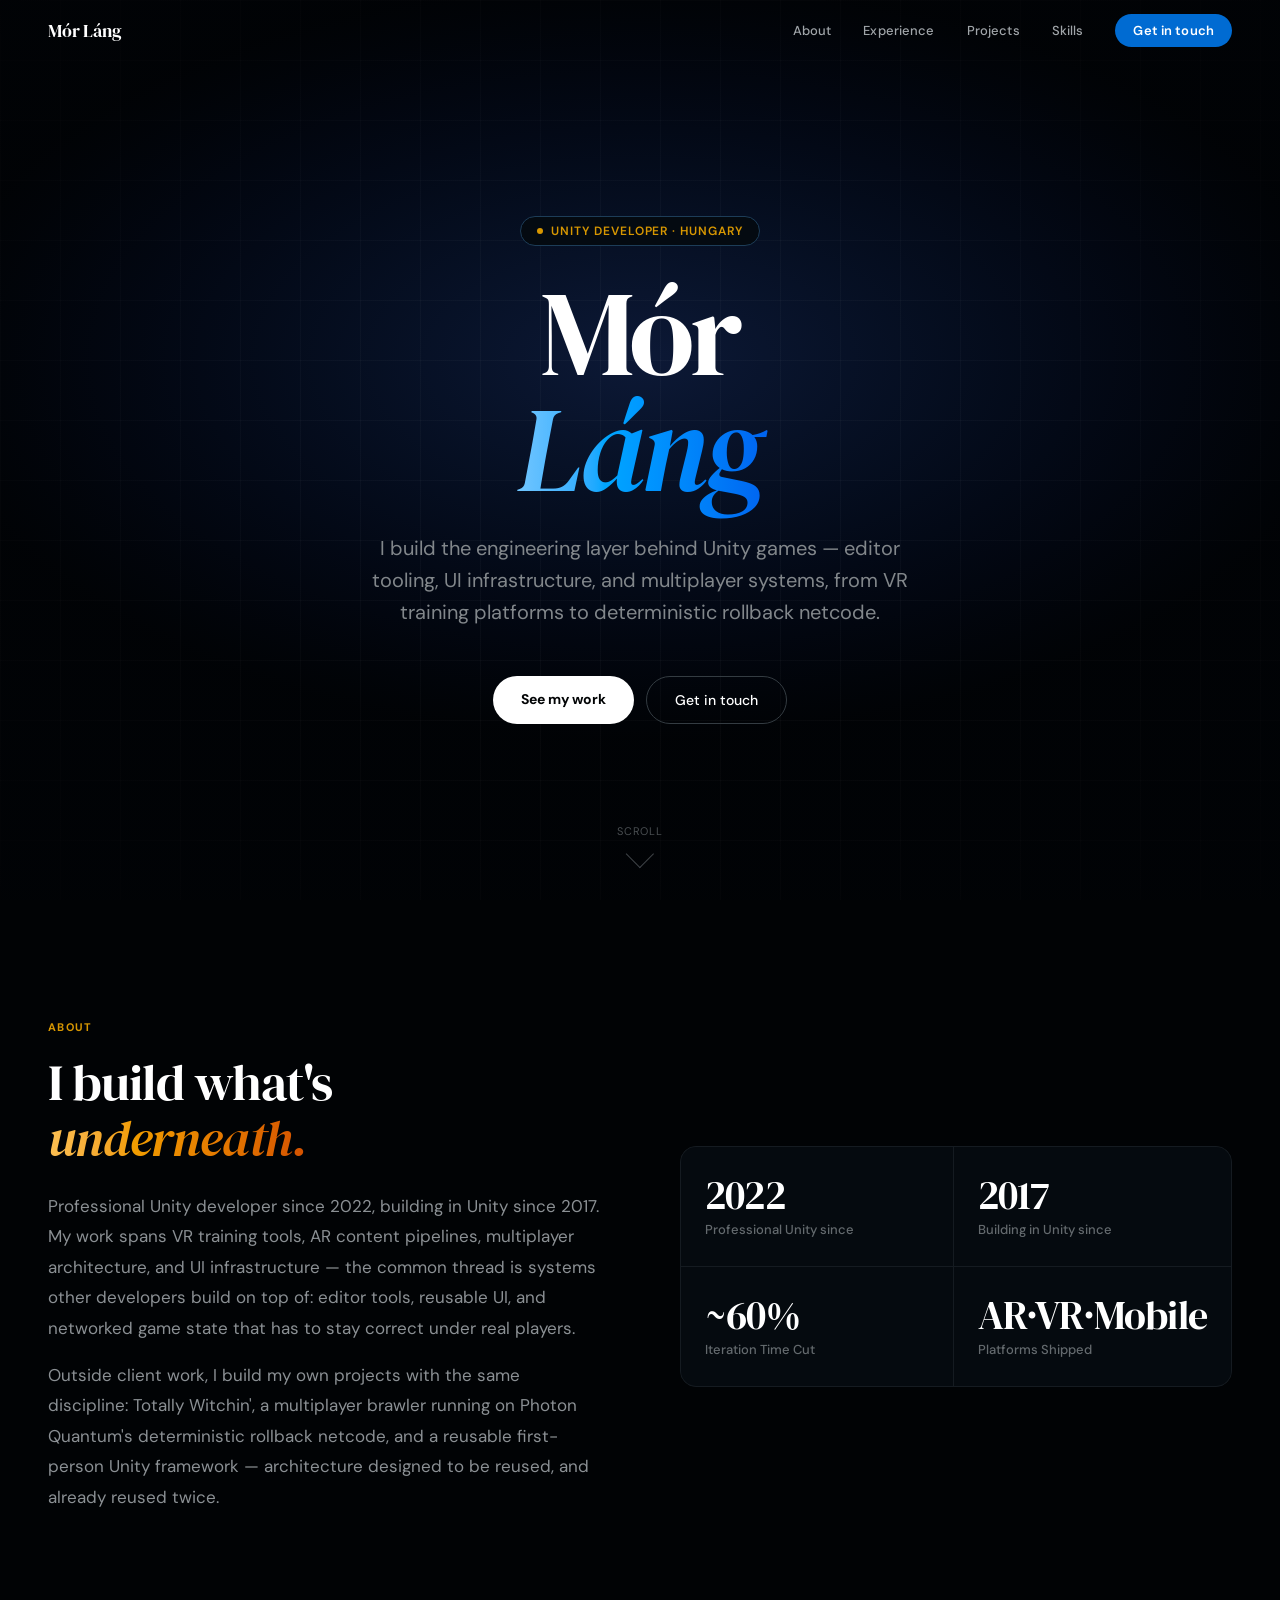
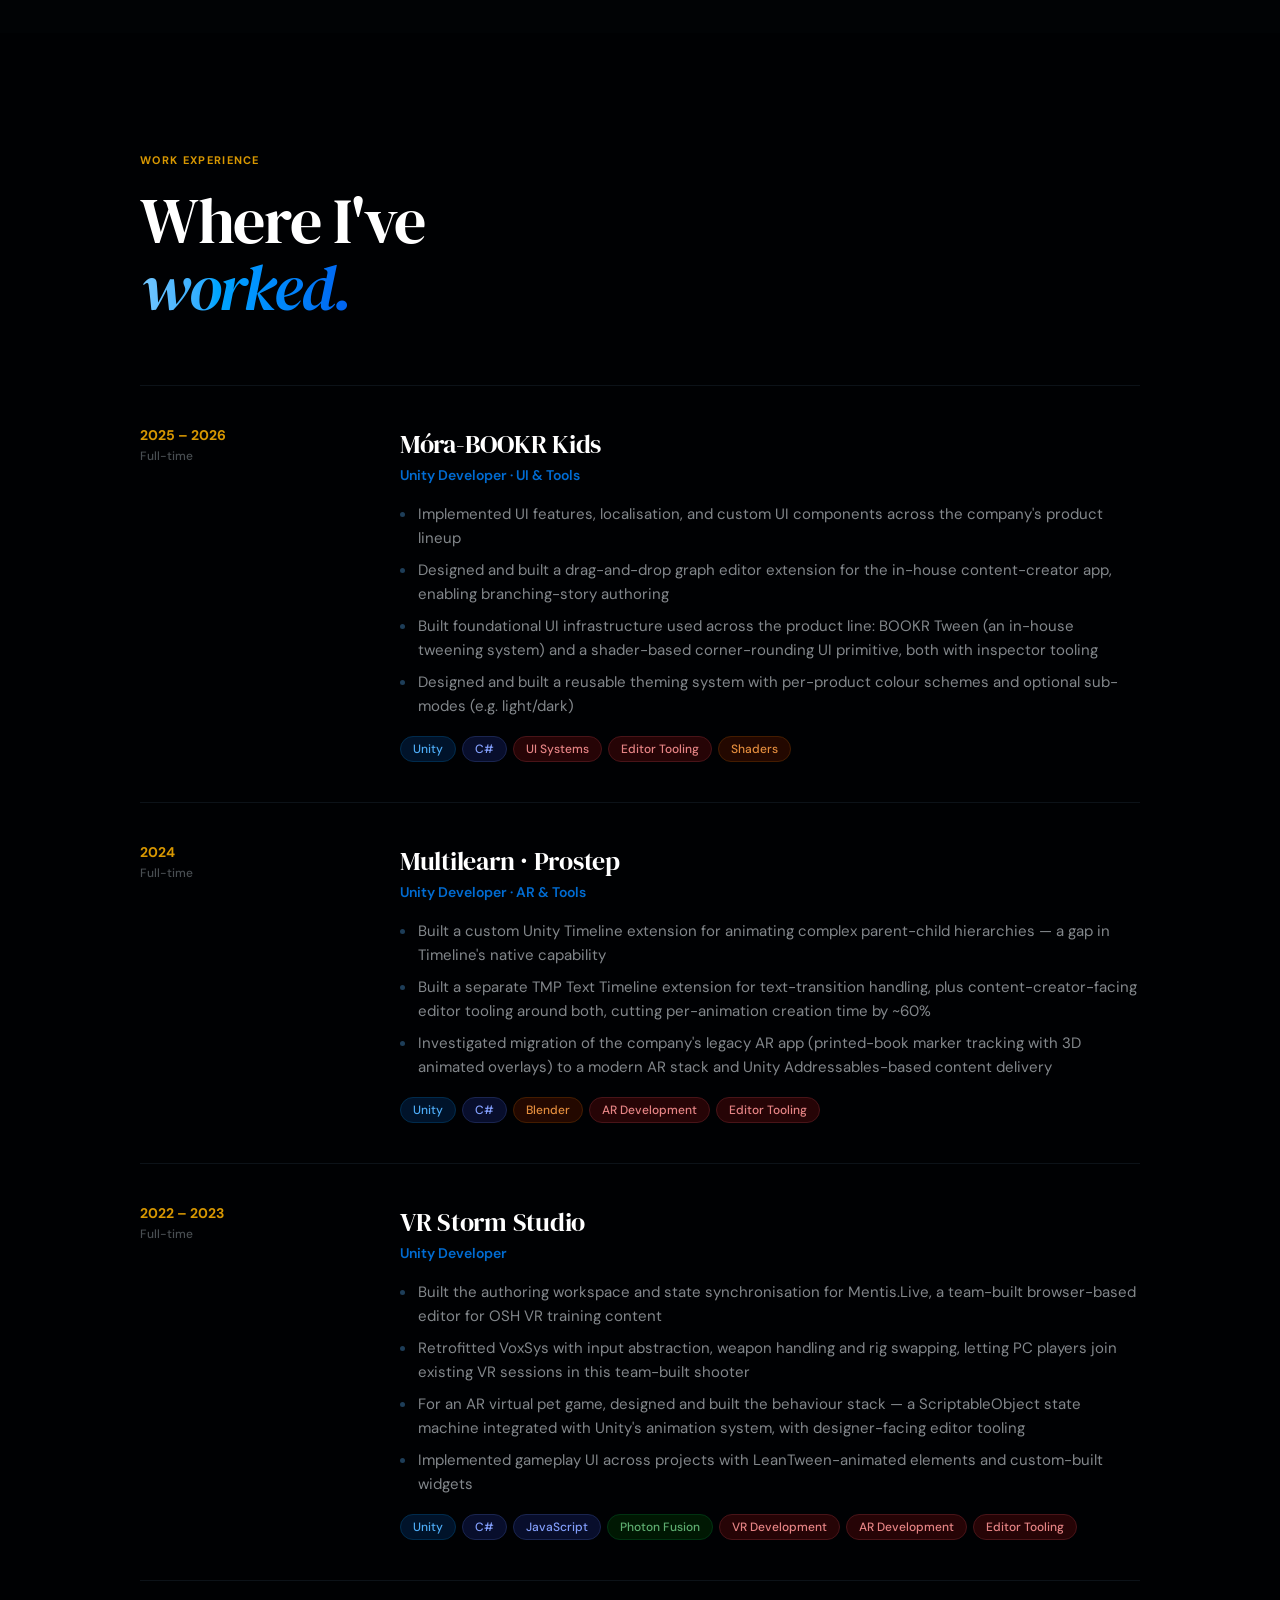
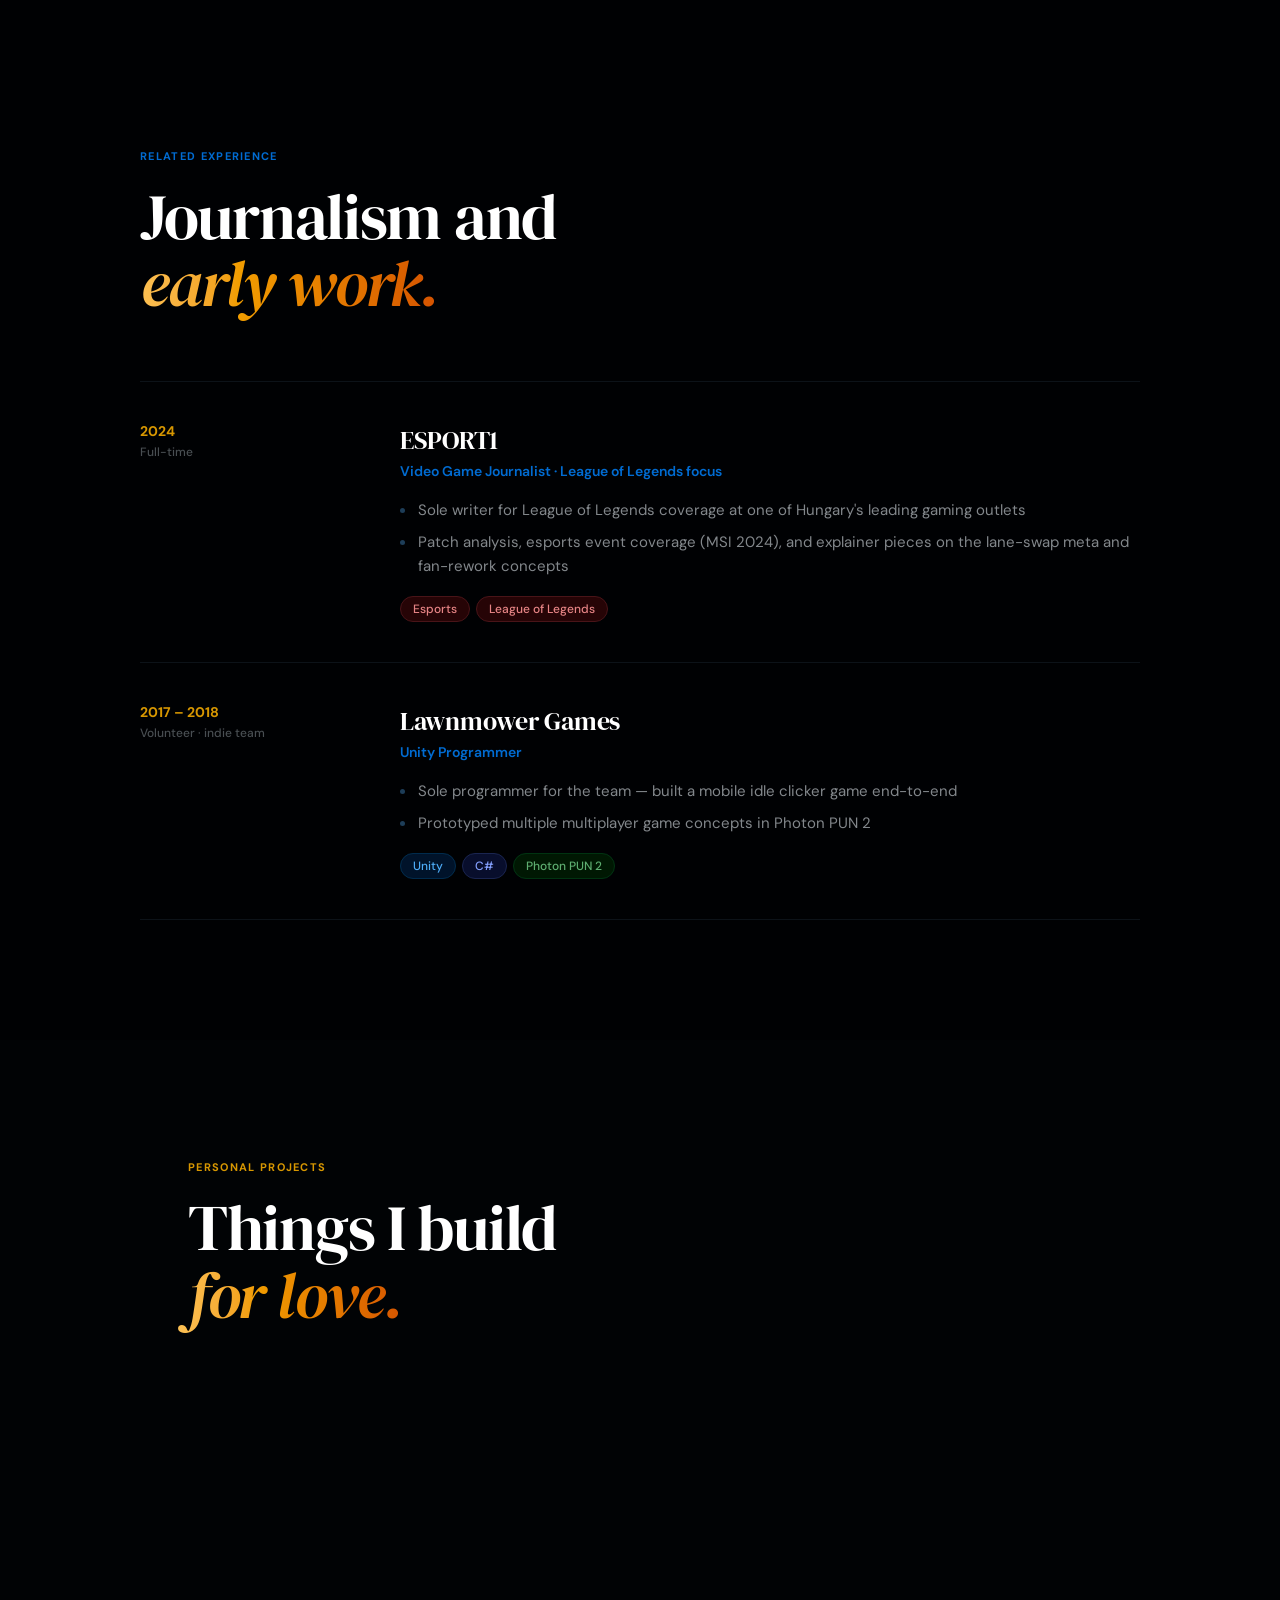
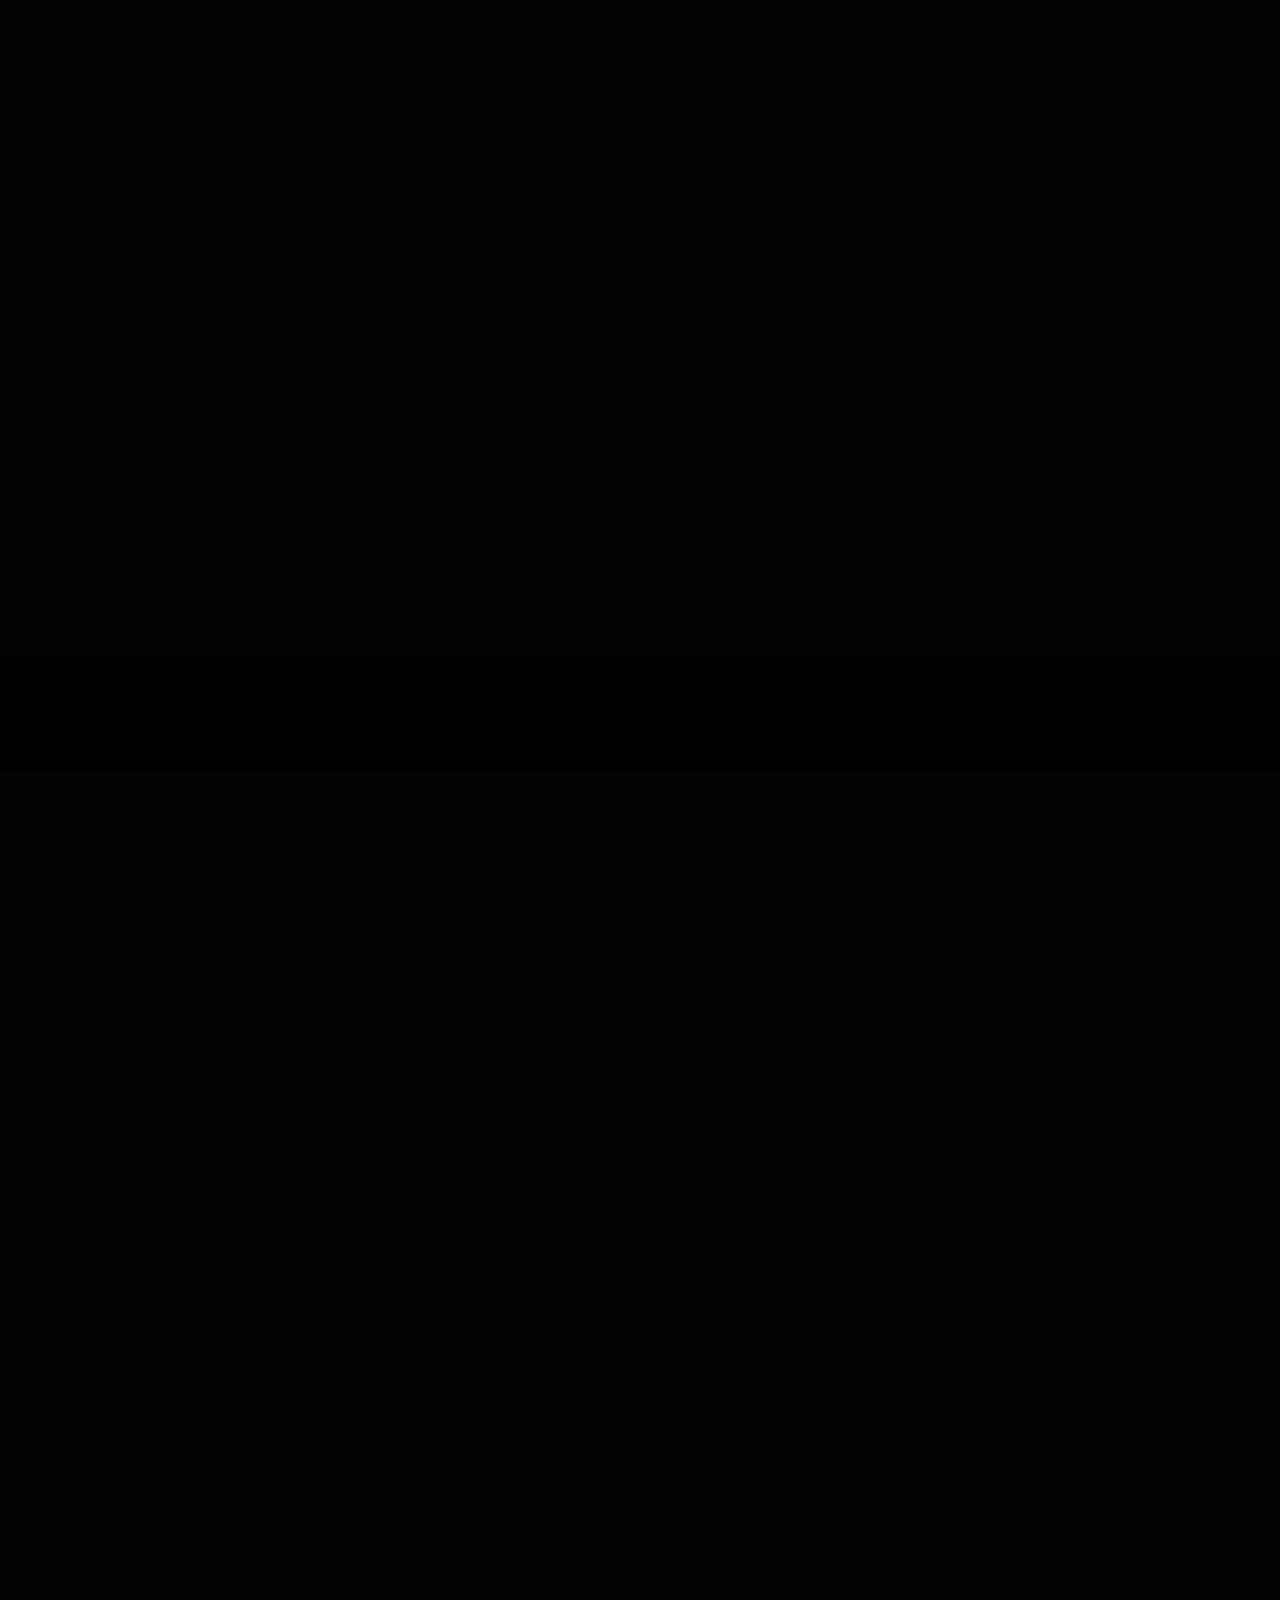
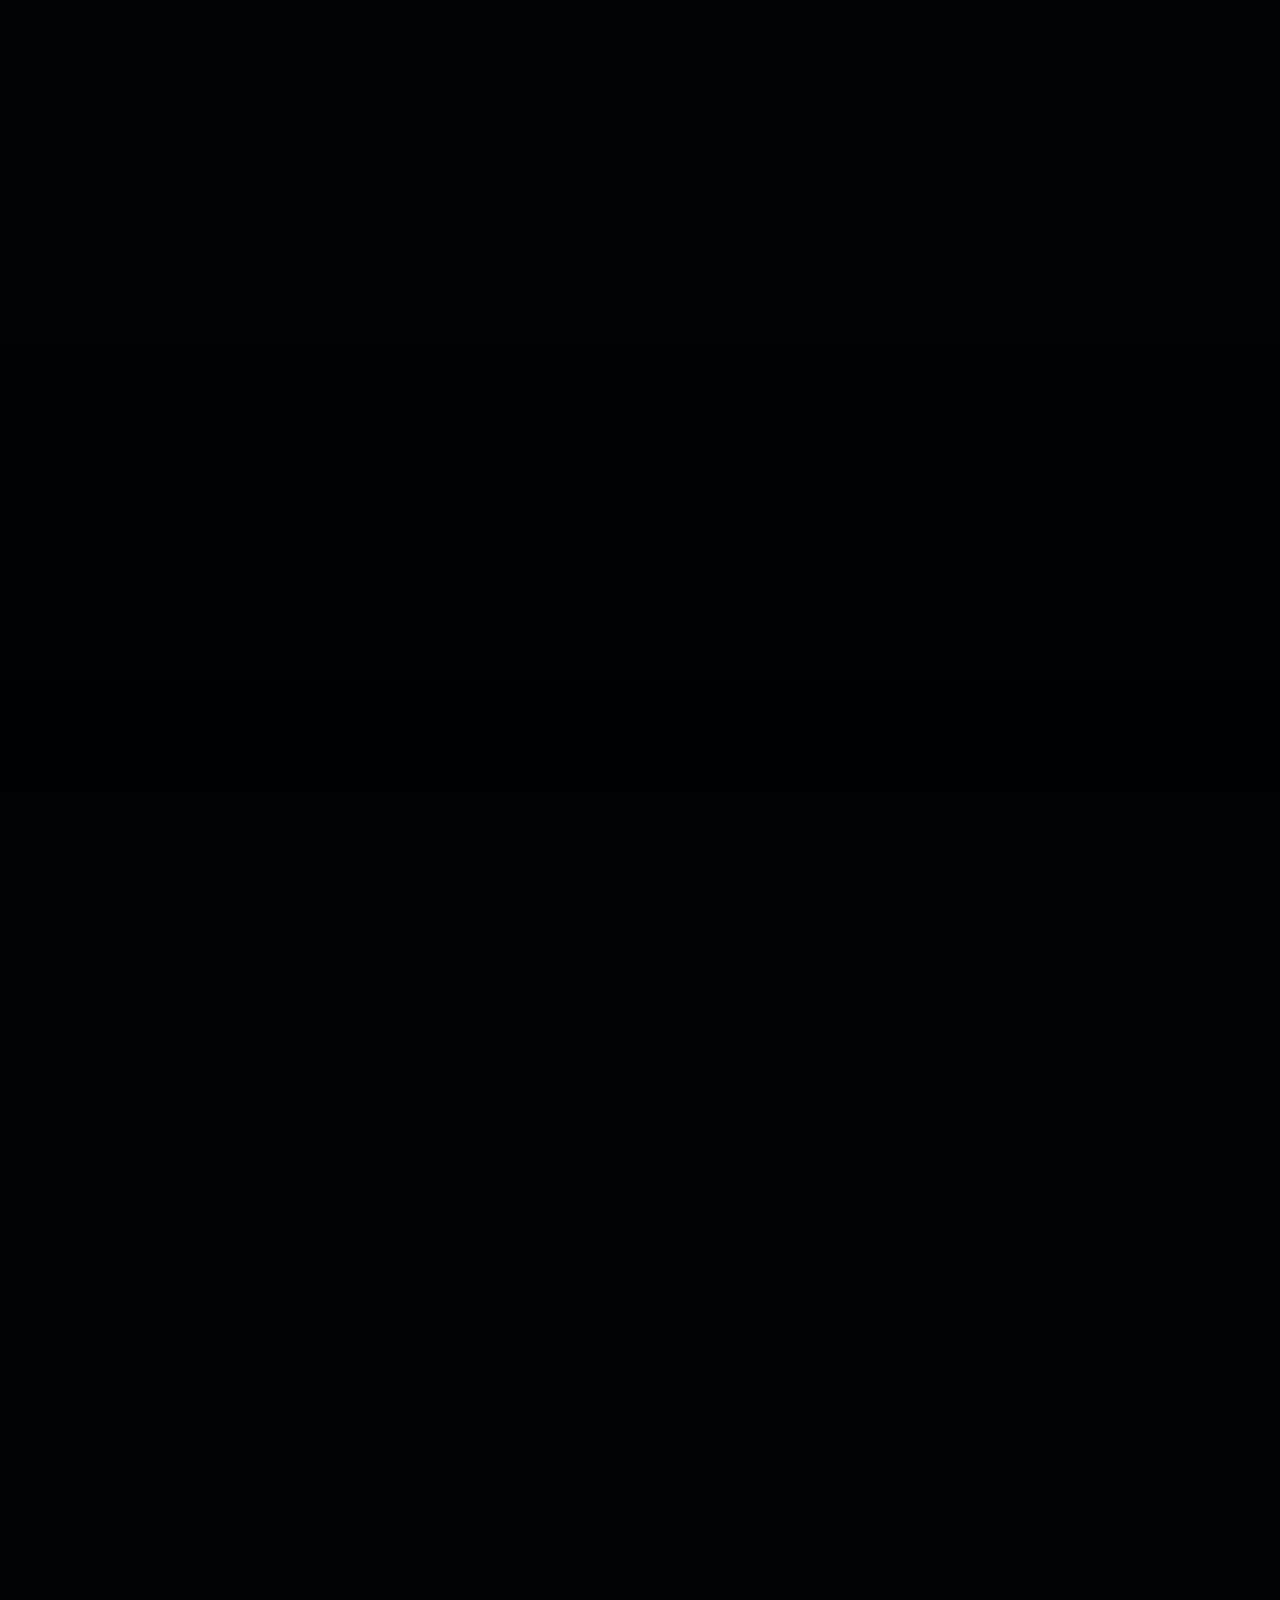
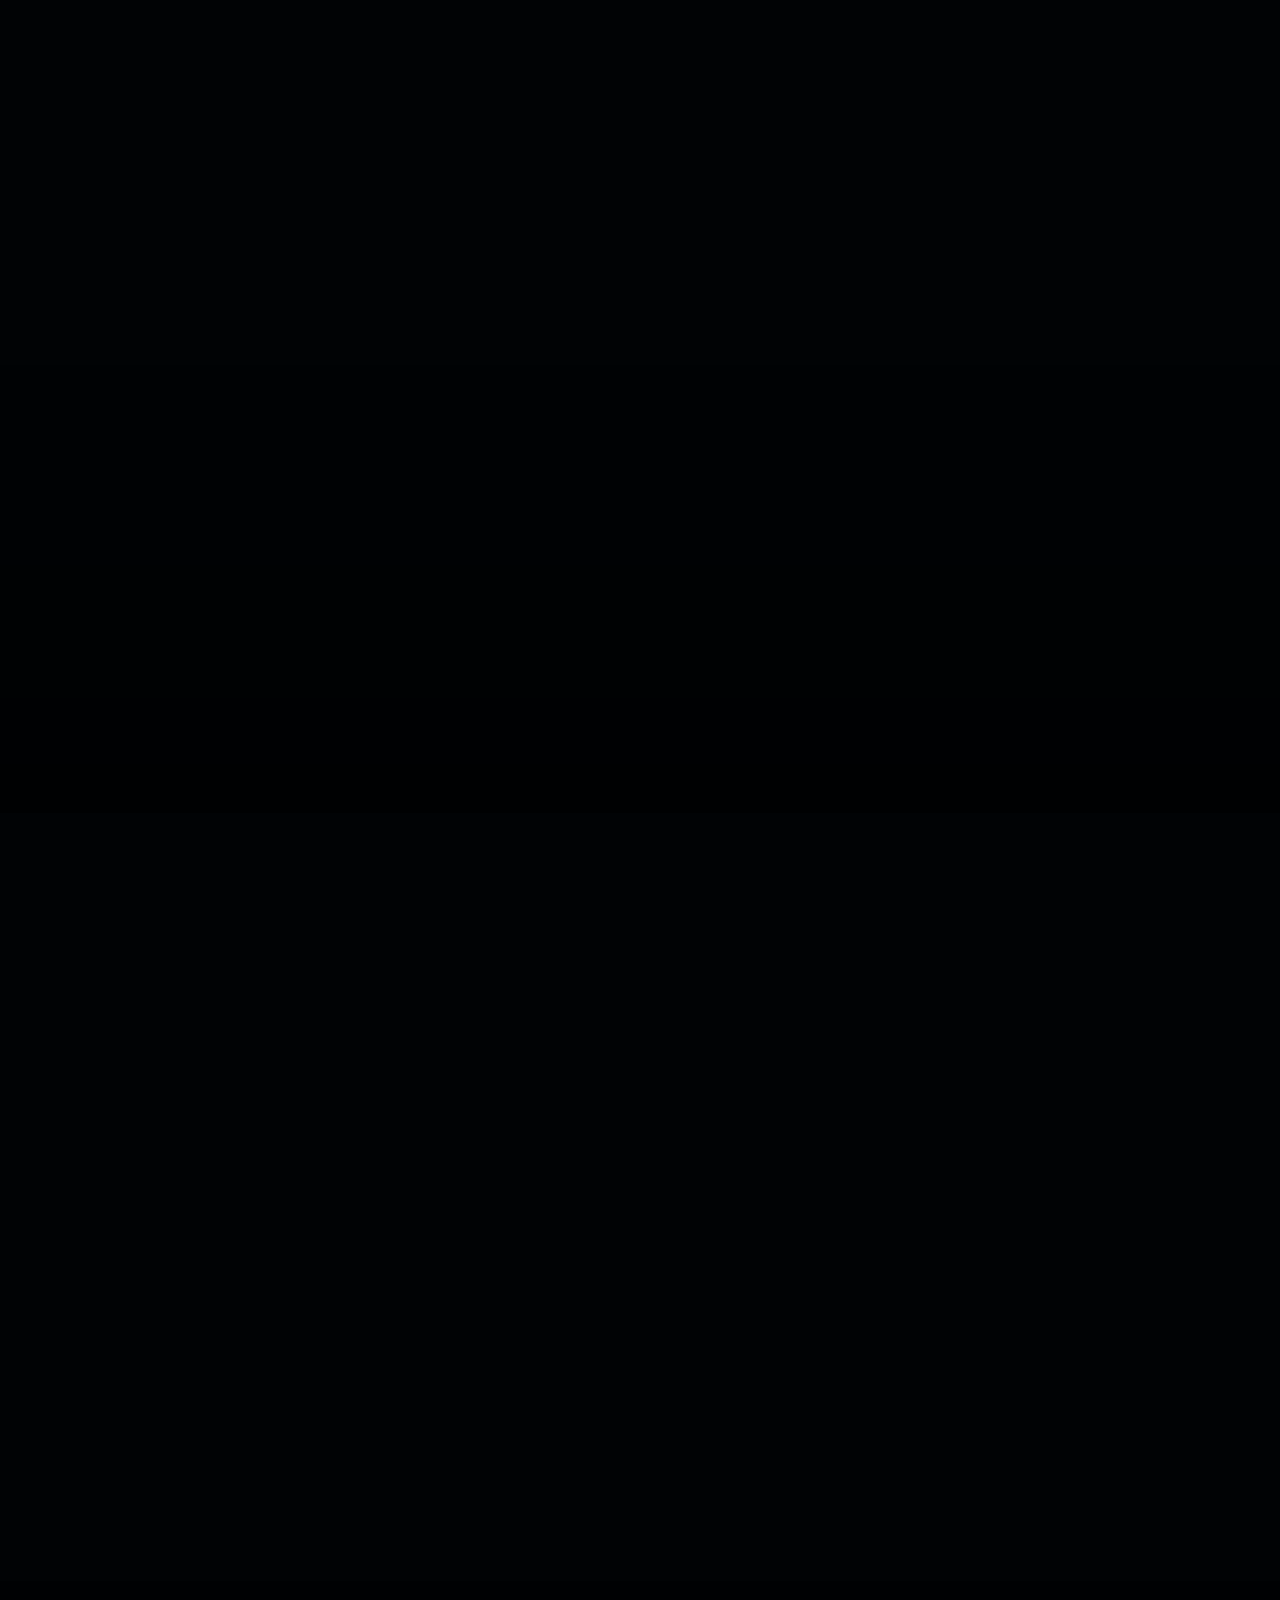
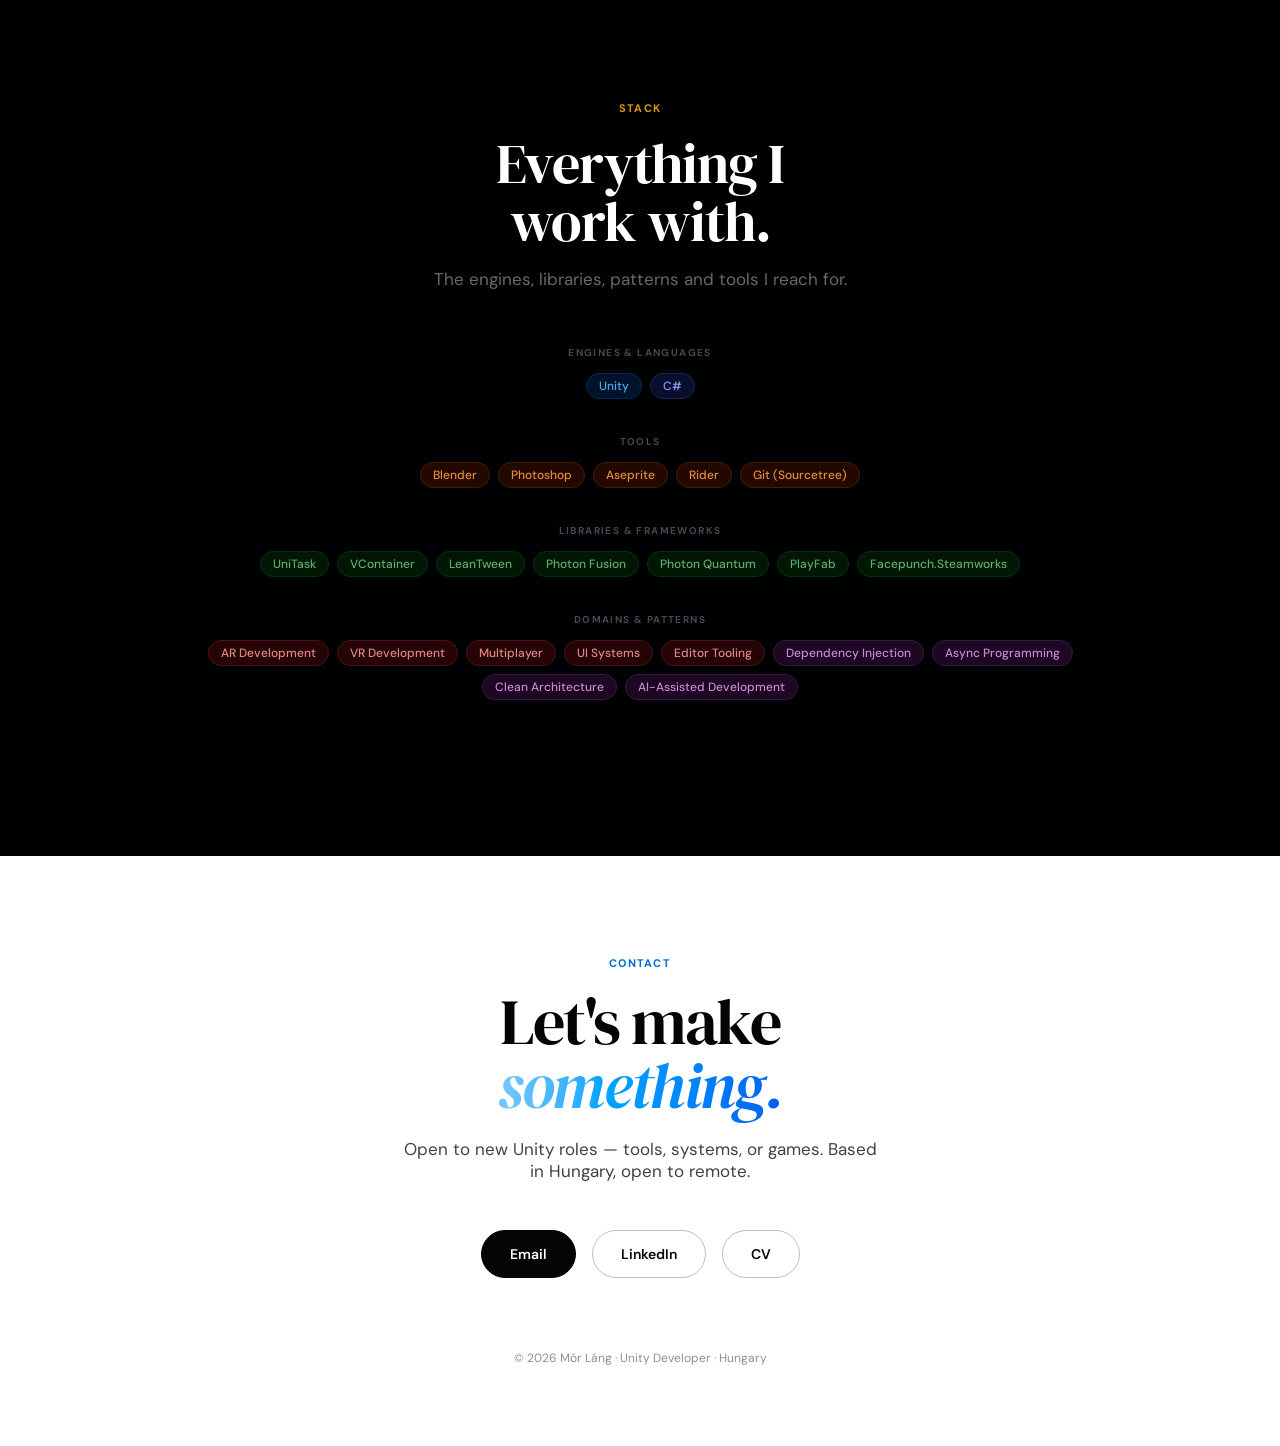
<file: index.html>
<!DOCTYPE html>
<html lang="en">
<head>
  <meta charset="UTF-8" />
  <meta name="viewport" content="width=device-width, initial-scale=1.0" />
  <title>Loading…</title>
  <link rel="preconnect" href="https://fonts.googleapis.com" />
  <link rel="preconnect" href="https://fonts.gstatic.com" crossorigin />
  <link href="https://fonts.googleapis.com/css2?family=DM+Sans:ital,opsz,wght@0,9..40,300;0,9..40,400;0,9..40,500;0,9..40,600;0,9..40,700;0,9..40,900;1,9..40,300;1,9..40,400&family=DM+Serif+Display:ital@0;1&display=swap" rel="stylesheet" />
  <style>
    *, *::before, *::after { box-sizing: border-box; margin: 0; padding: 0; }
    :root {
      --ink: oklch(10% 0.01 240);
      --ink2: oklch(38% 0.01 240);
      --ink3: oklch(58% 0.01 240);
      --paper: oklch(97% 0.005 240);
      --accent: oklch(52% 0.20 245);
      --accent2: oklch(72% 0.16 80);
      --dark: oklch(9% 0.015 245);
      --dark2: oklch(14% 0.015 245);
      --dark3: oklch(20% 0.015 245);
    }
    html { scroll-behavior: smooth; }
    ::-webkit-scrollbar { width: 8px; }
    ::-webkit-scrollbar-track { background: oklch(9% 0.015 245); }
    ::-webkit-scrollbar-thumb { background: oklch(28% 0.02 245); border-radius: 4px; }
    ::-webkit-scrollbar-thumb:hover { background: oklch(40% 0.03 245); }
    * { scrollbar-width: thin; scrollbar-color: oklch(28% 0.02 245) oklch(9% 0.015 245); }
    body {
      font-family: 'DM Sans', sans-serif;
      background: var(--dark);
      color: #fff;
      overflow-x: hidden;
    }

    /* ── Reveal ── */
    .reveal {
      opacity: 0;
      transform: translateY(40px);
      transition: opacity 0.75s cubic-bezier(0.16,1,0.3,1), transform 0.75s cubic-bezier(0.16,1,0.3,1);
    }
    .reveal.visible { opacity: 1; transform: translateY(0); }
    .reveal-delay-1 { transition-delay: 0.1s; }
    .reveal-delay-2 { transition-delay: 0.2s; }
    .reveal-delay-3 { transition-delay: 0.3s; }
    .reveal-delay-4 { transition-delay: 0.45s; }

    /* ── Nav ── */
    nav {
      position: fixed; top: 0; left: 0; right: 0; z-index: 100;
      padding: 0 48px; height: 60px;
      display: flex; align-items: center; justify-content: space-between;
      background: rgba(9,10,18,0); backdrop-filter: blur(0px);
      transition: background 0.4s, backdrop-filter 0.4s;
    }
    nav.scrolled {
      background: rgba(9,10,18,0.85);
      backdrop-filter: blur(20px) saturate(160%);
      border-bottom: 1px solid oklch(22% 0.015 245);
    }
    .nav-logo { font-family: 'DM Serif Display', serif; font-size: 18px; font-weight: 400; letter-spacing: -0.01em; color: #fff; }
    .nav-links { display: flex; gap: 32px; align-items: center; }
    .nav-links a { font-size: 13px; font-weight: 500; color: oklch(72% 0.008 240); text-decoration: none; letter-spacing: 0.01em; transition: color 0.2s; }
    .nav-links a:hover { color: #fff; }
    .nav-cta { padding: 8px 18px; background: var(--accent); color: #fff !important; border-radius: 999px; font-size: 13px !important; font-weight: 600 !important; }

    /* ── Hero ── */
    #hero {
      min-height: 100vh; display: flex; flex-direction: column;
      align-items: center; justify-content: center; text-align: center;
      padding: 120px 48px 80px; position: relative; overflow: hidden;
    }
    .hero-bg {
      position: absolute; inset: 0;
      background: radial-gradient(ellipse 80% 60% at 50% 40%, oklch(22% 0.06 265) 0%, oklch(9% 0.015 245) 70%);
      z-index: 0;
    }
    .hero-grid {
      position: absolute; inset: 0;
      background-image: linear-gradient(oklch(100% 0 0 / 0.03) 1px, transparent 1px), linear-gradient(90deg, oklch(100% 0 0 / 0.03) 1px, transparent 1px);
      background-size: 60px 60px; z-index: 0;
      mask-image: radial-gradient(ellipse 80% 80% at 50% 50%, black 30%, transparent 100%);
    }
    .hero-content { position: relative; z-index: 1; max-width: 900px; }
    .hero-eyebrow {
      display: inline-flex; align-items: center; gap: 8px;
      padding: 6px 16px; border: 1px solid oklch(35% 0.06 245); border-radius: 999px;
      font-size: 12px; font-weight: 600; letter-spacing: 0.08em; text-transform: uppercase;
      color: oklch(72% 0.16 80); background: oklch(14% 0.02 245); margin-bottom: 32px;
    }
    .hero-eyebrow::before {
      content: ''; width: 6px; height: 6px; border-radius: 50%;
      background: oklch(72% 0.16 80); animation: pulse 2s infinite;
    }
    @keyframes pulse {
      0%, 100% { opacity: 1; transform: scale(1); }
      50% { opacity: 0.5; transform: scale(0.8); }
    }
    .hero-name {
      font-family: 'DM Serif Display', serif; font-size: clamp(64px,10vw,120px);
      font-weight: 400; line-height: 0.92; letter-spacing: -0.03em; margin-bottom: 24px; color: #fff;
    }
    .hero-name em {
      font-style: italic;
      display: inline-block;
      padding: 0.2em 0.3em 0.35em 0.15em;
      margin: -0.2em -0.3em -0.35em -0.15em;
      line-height: 1;
      background: linear-gradient(90deg, oklch(82% 0.12 245) 0%, oklch(48% 0.28 245) 100%);
      -webkit-background-clip: text; -webkit-text-fill-color: transparent; background-clip: text;
    }
    .hero-sub { font-size: clamp(16px,2vw,20px); color: oklch(62% 0.008 240); font-weight: 400; line-height: 1.6; max-width: 560px; margin: 0 auto 48px; }
    .hero-actions { display: flex; gap: 12px; justify-content: center; flex-wrap: wrap; }
    .btn-primary {
      padding: 14px 28px; background: #fff; color: var(--ink); border: none; border-radius: 999px;
      font-size: 14px; font-weight: 700; cursor: pointer; font-family: 'DM Sans', sans-serif;
      text-decoration: none; display: inline-block; transition: transform 0.2s, box-shadow 0.2s;
    }
    .btn-primary:hover { transform: scale(1.03); box-shadow: 0 8px 32px rgba(255,255,255,0.15); }
    .btn-ghost {
      padding: 14px 28px; background: transparent; color: #fff; border: 1px solid oklch(35% 0.015 245);
      border-radius: 999px; font-size: 14px; font-weight: 500; cursor: pointer;
      font-family: 'DM Sans', sans-serif; text-decoration: none; display: inline-block;
      transition: border-color 0.2s, background 0.2s;
    }
    .btn-ghost:hover { border-color: oklch(55% 0.015 245); background: oklch(16% 0.015 245); }
    .hero-scroll-hint {
      position: absolute; bottom: 36px; left: 50%; transform: translateX(-50%);
      display: flex; flex-direction: column; align-items: center; gap: 6px;
      color: oklch(42% 0.008 240); font-size: 11px; letter-spacing: 0.08em; text-transform: uppercase; z-index: 1;
    }
    .scroll-arrow {
      width: 20px; height: 20px; border-right: 1.5px solid oklch(38% 0.01 240);
      border-bottom: 1.5px solid oklch(38% 0.01 240); transform: rotate(45deg); animation: scrollBob 1.8s infinite;
    }
    @keyframes scrollBob {
      0%, 100% { transform: rotate(45deg) translateY(0); opacity: 0.5; }
      50% { transform: rotate(45deg) translateY(4px); opacity: 1; }
    }

    /* ── Section base ── */
    section { padding: 120px 48px; }
    .section-label { font-size: 11px; font-weight: 700; letter-spacing: 0.12em; text-transform: uppercase; color: var(--accent2); margin-bottom: 20px; }

    /* ── About ── */
    #about {
      background: var(--dark); display: grid; grid-template-columns: 1fr 1fr;
      gap: 80px; align-items: center; max-width: 1200px; margin: 0 auto;
    }
    .about-headline { font-family: 'DM Serif Display', serif; font-size: clamp(36px,4vw,52px); font-weight: 400; line-height: 1.1; letter-spacing: -0.02em; margin-bottom: 24px; }
    .about-body { font-size: 17px; line-height: 1.8; color: oklch(65% 0.008 240); }
    .about-body p + p { margin-top: 16px; }
    .about-stats {
      display: grid; grid-template-columns: 1fr 1fr; gap: 1px;
      background: oklch(22% 0.015 245); border: 1px solid oklch(22% 0.015 245);
      border-radius: 16px; overflow: hidden;
    }
    .about-stat { background: var(--dark2); padding: 28px 24px; display: flex; flex-direction: column; gap: 6px; }
    .stat-num { font-family: 'DM Serif Display', serif; font-size: 40px; font-weight: 400; color: #fff; letter-spacing: -0.02em; line-height: 1; }
    .stat-label { font-size: 13px; color: oklch(52% 0.01 240); font-weight: 500; }

    /* ── Experience ── */
    #experience { background: oklch(7% 0.012 245); }
    #related { background: oklch(7% 0.012 245); padding-top: 48px; }
    #related .exp-heading span { background: linear-gradient(90deg, oklch(85% 0.14 80) 0%, oklch(58% 0.22 60) 100%); -webkit-background-clip: text; -webkit-text-fill-color: transparent; background-clip: text; }
    #related .section-label { color: var(--accent); }
    .exp-inner { max-width: 1000px; margin: 0 auto; }
    .exp-heading { font-family: 'DM Serif Display', serif; font-size: clamp(40px,5vw,64px); font-weight: 400; letter-spacing: -0.02em; margin-bottom: 64px; line-height: 1.05; }
    .exp-heading span { display: inline-block; padding: 0.2em 0.35em 0.38em 0.15em; margin: -0.2em -0.35em -0.38em -0.15em; line-height: 1; background: linear-gradient(90deg, oklch(82% 0.12 245) 0%, oklch(48% 0.28 245) 100%); -webkit-background-clip: text; -webkit-text-fill-color: transparent; background-clip: text; font-style: italic; }
    .exp-list { display: flex; flex-direction: column; }
    .exp-item { display: grid; grid-template-columns: 220px 1fr; gap: 40px; padding: 40px 0; border-top: 1px solid oklch(18% 0.015 245); transition: background 0.2s; }
    .exp-item:last-child { border-bottom: 1px solid oklch(18% 0.015 245); }
    .exp-period { font-size: 14px; font-weight: 700; color: var(--accent2); margin-bottom: 4px; }
    .exp-type { font-size: 12px; color: oklch(42% 0.01 240); font-weight: 500; }
    .exp-company { font-family: 'DM Serif Display', serif; font-size: 26px; font-weight: 400; color: #fff; margin-bottom: 4px; letter-spacing: -0.01em; }
    .exp-role { font-size: 14px; color: var(--accent); font-weight: 600; margin-bottom: 18px; }
    .exp-bullets { list-style: none; padding: 0; margin: 0 0 18px; display: flex; flex-direction: column; gap: 8px; }
    .exp-bullets li { font-size: 15px; line-height: 1.6; color: oklch(62% 0.008 240); padding-left: 18px; position: relative; }
    .exp-bullets li::before { content: ''; position: absolute; left: 0; top: 10px; width: 5px; height: 5px; border-radius: 50%; background: oklch(35% 0.06 245); }
    .exp-tags { display: flex; flex-wrap: wrap; gap: 6px; }
    .tag { padding: 4px 12px; border-radius: 999px; font-size: 12px; font-weight: 500; border: 1px solid; }
    .tag-engine   { background: oklch(18% 0.06 245); color: oklch(72% 0.14 245); border-color: oklch(28% 0.08 245); }
    .tag-language { background: oklch(18% 0.06 270); color: oklch(72% 0.14 270); border-color: oklch(28% 0.08 270); }
    .tag-library  { background: oklch(18% 0.06 150); color: oklch(68% 0.12 150); border-color: oklch(28% 0.08 150); }
    .tag-tool     { background: oklch(18% 0.06 60);  color: oklch(72% 0.14 60);  border-color: oklch(28% 0.08 60);  }
    .tag-domain   { background: oklch(18% 0.06 20);  color: oklch(72% 0.12 20);  border-color: oklch(28% 0.08 20);  }
    .tag-pattern  { background: oklch(18% 0.06 320); color: oklch(72% 0.12 320); border-color: oklch(28% 0.08 320); }

    /* ── Projects ── */
    #projects { background: var(--dark); }
    .projects-intro { max-width: 1000px; margin: 0 auto; padding: 120px 48px 80px; }
    .projects-heading { font-family: 'DM Serif Display', serif; font-size: clamp(40px,5vw,64px); font-weight: 400; letter-spacing: -0.02em; margin-bottom: 64px; line-height: 1.05; }
    .projects-heading span { display: inline-block; padding: 0.2em 0.35em 0.38em 0.225em; margin: -0.2em -0.35em -0.38em -0.225em; line-height: 1; background: linear-gradient(90deg, oklch(85% 0.14 80) 0%, oklch(58% 0.22 60) 100%); -webkit-background-clip: text; -webkit-text-fill-color: transparent; background-clip: text; font-style: italic; }
    .scroller-track { position: relative; height: 180vh; }
    .project-sticky-scene { position: sticky; top: 0; height: 100vh; overflow: hidden; display: block; }
    .sticky-screenshot {
      position: absolute; inset: 0; width: 100%; height: 100%;
      background: repeating-linear-gradient(-45deg, oklch(12% 0.015 245) 0px, oklch(12% 0.015 245) 14px, oklch(16% 0.015 245) 14px, oklch(16% 0.015 245) 28px);
      display: flex; align-items: center; justify-content: center;
      opacity: 0; transition: opacity 0.7s cubic-bezier(0.16,1,0.3,1); cursor: default;
    }
    .sticky-screenshot.show { opacity: 1; }
    .sticky-screenshot img { width: 100%; height: 100%; object-fit: cover; display: block; }
    .sticky-screenshot-label { font-family: monospace; font-size: 13px; color: oklch(38% 0.01 240); position: relative; z-index: 1; }
    .sticky-vignette { position: absolute; inset: 0; background: linear-gradient(to bottom, rgba(0,0,0,0) 0%, rgba(0,0,0,0) 50%, rgba(0,0,0,0.45) 100%); pointer-events: none; z-index: 2; }
    .sticky-header { position: absolute; top: 60px; left: 0; right: 0; z-index: 20; padding: 20px 40px; display: flex; align-items: flex-start; justify-content: space-between; opacity: 0; transition: opacity 0.5s ease; pointer-events: none; }
    .sticky-header.show { opacity: 1; pointer-events: auto; }
    .sticky-header-left { background: linear-gradient(to right, rgba(0,0,0,0.55) 0%, rgba(0,0,0,0) 100%); padding: 12px 48px 24px 0; border-radius: 0 0 8px 0; }
    .sticky-header-right { display: flex; flex-direction: column; align-items: flex-end; gap: 6px; background: linear-gradient(to left, rgba(0,0,0,0.45) 0%, rgba(0,0,0,0) 100%); padding: 12px 0 24px 48px; border-radius: 0 0 0 8px; }
    .sticky-project-title { font-family: 'DM Serif Display', serif; font-size: clamp(24px,3vw,44px); font-weight: 400; letter-spacing: -0.02em; background: linear-gradient(90deg, oklch(82% 0.12 245) 0%, oklch(48% 0.28 245) 100%); -webkit-background-clip: text; -webkit-text-fill-color: transparent; background-clip: text; }
    .status-dot { display: inline-flex; align-items: center; gap: 5px; padding: 3px 10px; border-radius: 999px; font-size: 11px; font-weight: 600; }
    .status-dot::before { content: ''; width: 6px; height: 6px; border-radius: 50%; }
    .status-finished { background: oklch(18% 0.07 150); color: oklch(68% 0.16 150); }
    .status-finished::before { background: oklch(58% 0.20 150); }
    .status-active { background: oklch(18% 0.07 245); color: oklch(68% 0.18 245); }
    .status-active::before { background: oklch(58% 0.22 245); }
    .project-genre { font-size: 12px; color: oklch(45% 0.01 240); font-weight: 600; letter-spacing: 0.06em; text-transform: uppercase; }
    .tech-circles-row { position: absolute; bottom: 36px; left: 40px; z-index: 10; display: flex; gap: 14px; flex-wrap: wrap; max-width: 55%; }
    .tech-circle {
      position: relative; width: 64px; height: 64px; border-radius: 50%;
      border: 1.5px solid rgba(255,255,255,0.25); background: rgba(10,12,24,0.65);
      backdrop-filter: blur(12px); display: flex; align-items: center; justify-content: center;
      cursor: default; opacity: 0; transform: scale(0.4) translateY(20px);
      transition: opacity 0.4s cubic-bezier(0.34,1.56,0.64,1), transform 0.4s cubic-bezier(0.34,1.56,0.64,1), border-color 0.2s, background 0.2s;
    }
    .tech-circle.popped { opacity: 1; transform: scale(1) translateY(0); }
    .tech-circle:hover, .tech-circle.active { border-color: var(--accent2); background: rgba(20,24,48,0.88); z-index: 20; }
    .tech-circle-label { font-size: 10px; font-weight: 700; text-align: center; line-height: 1.2; color: #fff; user-select: none; padding: 0 4px; }
    .sticky-info-panel {
      position: absolute; top: 0; right: 0; bottom: 0; transform: translateX(102%);
      width: 320px; background: rgba(9,10,20,0.28); backdrop-filter: blur(8px) saturate(130%);
      -webkit-backdrop-filter: blur(8px) saturate(130%); border-left: 1px solid rgba(255,255,255,0.12);
      padding: 100px 32px 48px; z-index: 30; pointer-events: none; opacity: 0;
      display: flex; flex-direction: column; justify-content: center; gap: 0;
      transition: opacity 0.28s ease, transform 0.35s cubic-bezier(0.16,1,0.3,1);
    }
    .sticky-info-panel.visible { opacity: 1; transform: translateX(0); pointer-events: auto; }
    .info-panel-eyebrow { font-size: 10px; font-weight: 700; letter-spacing: 0.12em; text-transform: uppercase; color: var(--accent2); margin-bottom: 12px; }
    .info-panel-title { font-family: 'DM Serif Display', serif; font-size: 26px; font-weight: 400; color: #fff; margin-bottom: 14px; letter-spacing: -0.01em; line-height: 1.15; }
    .info-panel-body { font-size: 14px; line-height: 1.75; color: oklch(72% 0.008 240); }
    .sticky-scroll-hint { position: absolute; bottom: 40px; right: 40px; z-index: 10; font-size: 11px; color: rgba(255,255,255,0.3); letter-spacing: 0.08em; opacity: 1; transition: opacity 0.3s; pointer-events: none; }
    .sticky-scroll-hint.hide { opacity: 0; }

    /* ── Skills ── */
    #skills { background: oklch(7% 0.012 245); text-align: center; }
    .skills-inner { max-width: 900px; margin: 0 auto; }
    .skills-heading { font-family: 'DM Serif Display', serif; font-size: clamp(36px,5vw,56px); font-weight: 400; letter-spacing: -0.02em; margin-bottom: 16px; line-height: 1.05; }
    .skills-sub { font-size: 17px; color: oklch(52% 0.008 240); margin-bottom: 56px; }
    .skills-group { margin-bottom: 36px; }
    .skills-group-label { font-size: 10px; font-weight: 700; letter-spacing: 0.14em; text-transform: uppercase; color: oklch(40% 0.01 240); margin-bottom: 14px; }
    .skills-bubbles { display: flex; flex-wrap: wrap; gap: 8px; justify-content: center; }

    /* ── Contact ── */
    #contact { background: #fff; color: var(--ink); text-align: center; padding: 100px 48px 80px; }
    .contact-heading { font-family: 'DM Serif Display', serif; font-size: clamp(40px,5vw,64px); font-weight: 400; letter-spacing: -0.03em; line-height: 1.0; margin-bottom: 20px; color: var(--ink); }
    .contact-heading em { display: inline-block; padding: 0.2em 0.35em 0.38em 0.15em; margin: -0.2em -0.35em -0.38em -0.15em; line-height: 1; background: linear-gradient(90deg, oklch(82% 0.12 245) 0%, oklch(48% 0.28 245) 100%); -webkit-background-clip: text; -webkit-text-fill-color: transparent; background-clip: text; }
    .contact-sub { font-size: 17px; color: var(--ink2); margin-bottom: 48px; max-width: 480px; margin-left: auto; margin-right: auto; }
    .contact-links { display: flex; gap: 16px; justify-content: center; flex-wrap: wrap; margin-bottom: 72px; }
    .contact-link { padding: 14px 28px; border: 1.5px solid oklch(80% 0.01 240); border-radius: 999px; font-size: 14px; font-weight: 600; color: var(--ink); text-decoration: none; transition: border-color 0.2s, background 0.2s; }
    .contact-link:hover { border-color: var(--ink); background: oklch(94% 0.005 240); }
    .contact-link.primary { background: var(--ink); color: #fff; border-color: var(--ink); }
    .contact-link.primary:hover { background: oklch(22% 0.01 240); }
    .footer-line { font-size: 12px; color: oklch(65% 0.01 240); }

    /* ── Mobile nav hamburger ── */
    .nav-hamburger {
      display: none;
      flex-direction: column;
      gap: 5px;
      cursor: pointer;
      padding: 6px;
      z-index: 200;
    }
    .nav-hamburger span {
      display: block;
      width: 22px; height: 2px;
      background: #fff;
      border-radius: 2px;
      transition: transform 0.3s, opacity 0.3s;
    }
    .nav-hamburger.open span:nth-child(1) { transform: translateY(7px) rotate(45deg); }
    .nav-hamburger.open span:nth-child(2) { opacity: 0; }
    .nav-hamburger.open span:nth-child(3) { transform: translateY(-7px) rotate(-45deg); }

    .nav-drawer {
      display: none;
      position: fixed;
      inset: 0;
      z-index: 150;
      background: oklch(9% 0.015 245);
      flex-direction: column;
      align-items: center;
      justify-content: center;
      gap: 36px;
    }
    .nav-drawer.open { display: flex; }
    .nav-drawer a {
      font-family: 'DM Serif Display', serif;
      font-size: 32px;
      font-weight: 400;
      color: #fff;
      text-decoration: none;
      letter-spacing: -0.01em;
      transition: color 0.2s;
    }
    .nav-drawer a:hover { color: oklch(72% 0.16 80); }
    .nav-drawer a.cta {
      font-family: 'DM Sans', sans-serif;
      font-size: 15px;
      font-weight: 700;
      padding: 14px 32px;
      background: var(--accent);
      border-radius: 999px;
      letter-spacing: 0;
    }

    /* ── Mobile project cards ── */
    .mobile-project-card {
      display: none;
      margin: 0 20px 24px;
      border: 1px solid oklch(20% 0.015 245);
      border-radius: 20px;
      overflow: hidden;
      background: var(--dark2);
    }
    .mobile-project-img {
      height: 180px;
      background: repeating-linear-gradient(-45deg, oklch(12% 0.015 245) 0px, oklch(12% 0.015 245) 14px, oklch(16% 0.015 245) 14px, oklch(16% 0.015 245) 28px);
      display: flex; align-items: center; justify-content: center;
    }
    .mobile-project-img span { font-family: monospace; font-size: 12px; color: oklch(38% 0.01 240); }
    .mobile-project-info { padding: 28px 24px; }
    .mobile-project-meta { display: flex; align-items: center; gap: 10px; margin-bottom: 12px; flex-wrap: wrap; }
    .mobile-project-title { font-family: 'DM Serif Display', serif; font-size: 26px; font-weight: 400; letter-spacing: -0.02em; color: #fff; margin-bottom: 10px; }
    .mobile-project-desc { font-size: 14px; line-height: 1.7; color: oklch(62% 0.008 240); margin-bottom: 16px; }
    .mobile-project-techs { display: flex; flex-wrap: wrap; gap: 6px; }
    .mobile-project-techs .tag {
      background: oklch(18% 0.06 245);
      color: oklch(72% 0.14 245);
      border-color: oklch(28% 0.08 245);
      cursor: pointer;
      transition: background 0.2s, border-color 0.2s;
    }
    .mobile-project-techs .tag.active {
      background: oklch(28% 0.10 245);
      border-color: oklch(72% 0.16 80);
      color: #fff;
    }
    .mobile-tech-desc {
      margin-top: 16px;
      padding: 14px 16px;
      background: oklch(11% 0.015 245);
      border: 1px solid oklch(22% 0.02 245);
      border-radius: 12px;
      font-size: 13px;
      line-height: 1.6;
      color: oklch(72% 0.008 240);
      display: none;
    }
    .mobile-tech-desc.visible { display: block; }
    .mobile-tech-desc-label {
      font-size: 10px;
      font-weight: 700;
      letter-spacing: 0.12em;
      text-transform: uppercase;
      color: var(--accent2);
      margin-bottom: 6px;
    }

    /* ── Responsive ── */
    @media (max-width: 768px) {
      /* Nav */
      nav { padding: 0 20px; }
      .nav-links { display: none; }
      .nav-hamburger { display: flex; }

      /* Hero */
      #hero { padding: 100px 24px 72px; }
      .hero-name { font-size: clamp(56px, 14vw, 80px); }
      .hero-sub { font-size: 16px; margin-bottom: 36px; }
      .hero-actions { flex-direction: column; align-items: center; }
      .btn-primary, .btn-ghost { width: 100%; max-width: 280px; text-align: center; }

      /* About */
      section { padding: 72px 24px; }
      #about { grid-template-columns: 1fr; gap: 40px; }
      .about-headline { font-size: clamp(30px, 8vw, 42px); }
      .about-body { font-size: 15px; }

      /* Experience */
      .exp-heading { font-size: clamp(32px, 8vw, 48px); margin-bottom: 40px; }
      .exp-item { grid-template-columns: 1fr; gap: 8px; padding: 28px 0; }
      .exp-meta { display: flex; gap: 12px; align-items: baseline; }
      .exp-company { font-size: 22px; }
      .exp-bullets li { font-size: 14px; }

      /* Projects — hide scroll-jack, show cards */
      .projects-intro { padding: 72px 24px 40px; }
      .projects-heading { font-size: clamp(32px, 8vw, 48px); margin-bottom: 0; }
      .scroller-track { display: none; }
      .mobile-project-card { display: block; }

      /* Skills */
      #skills { padding: 72px 24px; }
      .skills-heading { font-size: clamp(30px, 8vw, 44px); }
      .skills-sub { font-size: 15px; margin-bottom: 40px; }

      /* Contact */
      #contact { padding: 72px 24px 60px; }
      .contact-heading { font-size: clamp(34px, 8vw, 52px); }
      .contact-sub { font-size: 15px; }
      .contact-links { flex-direction: column; align-items: center; gap: 12px; margin-bottom: 48px; }
      .contact-link { width: 100%; max-width: 280px; text-align: center; }
    }
  </style>
</head>
<body>

<!-- Shells — filled by JS after JSON loads -->
<nav id="main-nav">
  <div class="nav-logo" id="nav-logo"></div>
  <div class="nav-links" id="nav-links"></div>
  <div class="nav-hamburger" id="nav-hamburger" aria-label="Open menu">
    <span></span><span></span><span></span>
  </div>
</nav>

<!-- Mobile full-screen drawer -->
<div class="nav-drawer" id="nav-drawer"></div>

<section id="hero">
  <div class="hero-bg"></div>
  <div class="hero-grid"></div>
  <div class="hero-content">
    <div class="hero-eyebrow reveal" id="hero-eyebrow"></div>
    <h1 class="hero-name reveal reveal-delay-1" id="hero-name"></h1>
    <p class="hero-sub reveal reveal-delay-2" id="hero-sub"></p>
    <div class="hero-actions reveal reveal-delay-3" id="hero-actions"></div>
  </div>
  <div class="hero-scroll-hint">
    <span>Scroll</span>
    <div class="scroll-arrow"></div>
  </div>
</section>

<section style="background: var(--dark); padding: 120px 48px;">
  <div id="about">
    <div>
      <div class="section-label reveal" id="about-label"></div>
      <h2 class="about-headline reveal reveal-delay-1" id="about-headline"></h2>
      <div class="about-body reveal reveal-delay-2" id="about-body"></div>
    </div>
    <div class="about-stats reveal reveal-delay-2" id="about-stats"></div>
  </div>
</section>

<section id="experience">
  <div class="exp-inner">
    <div class="section-label reveal" id="exp-label"></div>
    <h2 class="exp-heading reveal reveal-delay-1" id="exp-heading"></h2>
    <div class="exp-list" id="exp-list"></div>
  </div>
</section>

<section id="related">
  <div class="exp-inner">
    <div class="section-label reveal" id="related-label"></div>
    <h2 class="exp-heading reveal reveal-delay-1" id="related-heading"></h2>
    <div class="exp-list" id="related-list"></div>
  </div>
</section>

<div id="projects">
  <div class="projects-intro">
    <div class="section-label reveal" id="projects-label"></div>
    <h2 class="projects-heading reveal reveal-delay-1" id="projects-heading"></h2>
  </div>
  <div id="projects-tracks"></div>
  <div id="projects-mobile" style="padding-bottom: 48px;"></div>
</div>

<section id="skills">
  <div class="skills-inner">
    <div class="section-label reveal" id="skills-label" style="text-align:center; display:block;"></div>
    <h2 class="skills-heading reveal reveal-delay-1" id="skills-heading"></h2>
    <p class="skills-sub reveal reveal-delay-2" id="skills-sub"></p>
    <div id="skills-groups"></div>
  </div>
</section>

<section id="contact">
  <div class="section-label reveal" id="contact-label" style="color: var(--accent); display:block; text-align:center;"></div>
  <h2 class="contact-heading reveal reveal-delay-1" id="contact-heading"></h2>
  <p class="contact-sub reveal reveal-delay-2" id="contact-sub"></p>
  <div class="contact-links reveal reveal-delay-3" id="contact-links"></div>
  <div class="footer-line reveal reveal-delay-4" id="footer-line"></div>
</section>

<script>
// ─────────────────────────────────────────────
// Render helpers
// ─────────────────────────────────────────────
function el(tag, cls, html) {
  const e = document.createElement(tag);
  if (cls) e.className = cls;
  if (html !== undefined) e.innerHTML = html;
  return e;
}

function buildNav(nav) {
  document.getElementById('nav-logo').textContent = nav.logo;
  const linksEl = document.getElementById('nav-links');
  nav.links.forEach(l => {
    const a = el('a', '', l.label);
    a.href = l.href;
    linksEl.appendChild(a);
  });
  const cta = el('a', 'nav-cta', nav.cta.label);
  cta.href = nav.cta.href;
  linksEl.appendChild(cta);

  // Mobile drawer — same links, different presentation
  const drawer = document.getElementById('nav-drawer');
  nav.links.forEach(l => {
    const a = el('a', '', l.label);
    a.href = l.href;
    drawer.appendChild(a);
  });
  const drawerCta = el('a', 'cta', nav.cta.label);
  drawerCta.href = nav.cta.href;
  drawer.appendChild(drawerCta);

  // Hamburger toggle
  const burger = document.getElementById('nav-hamburger');
  function closeDrawer() {
    burger.classList.remove('open');
    drawer.classList.remove('open');
    document.body.style.overflow = '';
  }
  burger.addEventListener('click', () => {
    const isOpen = burger.classList.toggle('open');
    drawer.classList.toggle('open', isOpen);
    document.body.style.overflow = isOpen ? 'hidden' : '';
  });
  // Close drawer when a link is tapped
  drawer.querySelectorAll('a').forEach(a => a.addEventListener('click', closeDrawer));
}

function buildHero(hero) {
  document.getElementById('hero-eyebrow').textContent = hero.eyebrow;
  document.getElementById('hero-name').innerHTML =
    hero.nameLine1 + '<br /><em>' + hero.nameLine2 + '</em>';
  document.getElementById('hero-sub').textContent = hero.subtitle;
  const acts = document.getElementById('hero-actions');
  const p = el('a', 'btn-primary', hero.ctaPrimary.label);
  p.href = hero.ctaPrimary.href;
  const g = el('a', 'btn-ghost', hero.ctaSecondary.label);
  g.href = hero.ctaSecondary.href;
  acts.appendChild(p);
  acts.appendChild(g);
}

function buildAbout(about) {
  document.getElementById('about-label').textContent = about.sectionLabel;
  document.getElementById('about-headline').innerHTML =
    about.headline + '<br /><em style="font-style:italic;display:inline-block;padding:0.2em 0.35em 0.38em 0.15em;margin:-0.2em -0.35em -0.38em -0.15em;line-height:1;background:linear-gradient(90deg,oklch(85% 0.14 80) 0%,oklch(58% 0.22 60) 100%);-webkit-background-clip:text;-webkit-text-fill-color:transparent;background-clip:text;">'
    + about.headlineAccent + '</em>';
  const body = document.getElementById('about-body');
  about.paragraphs.forEach(p => body.appendChild(el('p', '', p)));
  const stats = document.getElementById('about-stats');
  about.stats.forEach(s => {
    const stat = el('div', 'about-stat');
    stat.appendChild(el('div', 'stat-num', s.value));
    stat.appendChild(el('div', 'stat-label', s.label));
    stats.appendChild(stat);
  });
}

function buildExperienceList(items, list) {
  items.forEach(item => {
    const row = el('div', 'exp-item reveal');
    const meta = el('div', 'exp-meta');
    meta.appendChild(el('div', 'exp-period', item.period));
    meta.appendChild(el('div', 'exp-type', item.type));
    const body = el('div', 'exp-body');
    body.appendChild(el('div', 'exp-company', item.company));
    body.appendChild(el('div', 'exp-role', item.role));
    const bullets = el('ul', 'exp-bullets');
    item.bullets.forEach(b => bullets.appendChild(el('li', '', b)));
    const tags = el('div', 'exp-tags');
    item.tags.forEach(t => tags.appendChild(el('span', 'tag tag-' + t.type, t.label)));
    body.appendChild(bullets);
    body.appendChild(tags);
    row.appendChild(meta);
    row.appendChild(body);
    list.appendChild(row);
  });
}

function buildExperience(exp) {
  document.getElementById('exp-label').textContent = exp.sectionLabel;
  document.getElementById('exp-heading').innerHTML =
    exp.heading + '<br /><span>' + exp.headingAccent + '</span>';
  buildExperienceList(exp.items, document.getElementById('exp-list'));
}

function buildRelatedExperience(rel) {
  if (!rel) return;
  document.getElementById('related-label').textContent = rel.sectionLabel;
  document.getElementById('related-heading').innerHTML =
    rel.heading + '<br /><span>' + rel.headingAccent + '</span>';
  buildExperienceList(rel.items, document.getElementById('related-list'));
}

function buildProjectTrack(project, i) {
  const track = el('div', 'scroller-track');
  track.id = 'track-' + i;

  const scene = el('div', 'project-sticky-scene');
  scene.id = 'sticky-' + i;

  // Screenshot placeholder
  const ss = el('div', 'sticky-screenshot');
  ss.id = 'screenshot-' + i;
  ss.appendChild(el('div', 'sticky-screenshot-label', project.screenshotLabel));
  scene.appendChild(ss);

  scene.appendChild(el('div', 'sticky-vignette'));

  // Header
  const header = el('div', 'sticky-header');
  header.id = 'header-' + i;
  const hl = el('div', 'sticky-header-left');
  hl.appendChild(el('div', 'sticky-project-title', project.title));
  const hr = el('div', 'sticky-header-right');
  hr.appendChild(el('span', 'status-dot status-' + project.status, project.statusLabel));
  hr.appendChild(el('span', 'project-genre', project.genre));
  header.appendChild(hl);
  header.appendChild(hr);
  scene.appendChild(header);

  // Tech circles
  const circlesRow = el('div', 'tech-circles-row');
  circlesRow.id = 'circles-' + i;
  project.techs.forEach((tech, idx) => {
    const circle = el('div', 'tech-circle');
    circle.dataset.index = idx;
    circle.dataset.title = tech.label;
    circle.dataset.desc  = tech.desc;
    const lbl = el('div', 'tech-circle-label');
    lbl.innerHTML = tech.shortLabel.replace('\n', '<br />');
    circle.appendChild(lbl);
    circlesRow.appendChild(circle);
  });
  scene.appendChild(circlesRow);

  // Info panel
  const panel = el('div', 'sticky-info-panel');
  panel.id = 'panel-' + i;
  const eyebrow = el('div', 'info-panel-eyebrow', 'Project');
  eyebrow.id = 'panel-' + i + '-eyebrow';
  const ptitle = el('div', 'info-panel-title', project.title);
  ptitle.id = 'panel-' + i + '-title';
  const pbody = el('div', 'info-panel-body', project.description);
  pbody.id = 'panel-' + i + '-body';
  panel.appendChild(eyebrow);
  panel.appendChild(ptitle);
  panel.appendChild(pbody);
  scene.appendChild(panel);

  // Scroll hint
  const hint = el('div', 'sticky-scroll-hint', 'scroll to reveal ↓');
  hint.id = 'hint-' + i;
  scene.appendChild(hint);

  track.appendChild(scene);
  return track;
}

function buildProjects(projects) {
  document.getElementById('projects-label').textContent = projects.sectionLabel;
  document.getElementById('projects-heading').innerHTML =
    projects.heading + '<br /><span>' + projects.headingAccent + '</span>';
  const container = document.getElementById('projects-tracks');
  projects.items.forEach((p, i) => container.appendChild(buildProjectTrack(p, i)));

  // Mobile cards — simpler, tap-friendly alternative shown only at narrow widths
  const mobile = document.getElementById('projects-mobile');
  projects.items.forEach(p => {
    const card = el('div', 'mobile-project-card reveal');
    const img = el('div', 'mobile-project-img');
    img.appendChild(el('span', '', p.screenshotLabel));
    card.appendChild(img);

    const info = el('div', 'mobile-project-info');
    const meta = el('div', 'mobile-project-meta');
    meta.appendChild(el('span', 'status-dot status-' + p.status, p.statusLabel));
    meta.appendChild(el('span', 'project-genre', p.genre));
    info.appendChild(meta);
    info.appendChild(el('div', 'mobile-project-title', p.title));
    info.appendChild(el('div', 'mobile-project-desc', p.description));
    const techs = el('div', 'mobile-project-techs');
    p.techs.forEach(t => {
      const tag = el('span', 'tag', t.label);
      tag.dataset.title = t.label;
      tag.dataset.desc  = t.desc;
      techs.appendChild(tag);
    });
    info.appendChild(techs);

    // Tappable description panel
    const descPanel = el('div', 'mobile-tech-desc');
    const descLabel = el('div', 'mobile-tech-desc-label', 'Tap a tag above');
    const descBody  = el('div', '', 'See how each technology is used in this project.');
    descPanel.appendChild(descLabel);
    descPanel.appendChild(descBody);
    info.appendChild(descPanel);

    // Wire taps
    const tagEls = techs.querySelectorAll('.tag');
    tagEls.forEach(tag => {
      tag.addEventListener('click', () => {
        const wasActive = tag.classList.contains('active');
        tagEls.forEach(t => t.classList.remove('active'));
        if (wasActive) {
          descPanel.classList.remove('visible');
        } else {
          tag.classList.add('active');
          descLabel.textContent = tag.dataset.title;
          descBody.textContent = tag.dataset.desc;
          descPanel.classList.add('visible');
        }
      });
    });

    card.appendChild(info);
    mobile.appendChild(card);
  });
}

function buildSkills(skills) {
  document.getElementById('skills-label').textContent = skills.sectionLabel;
  document.getElementById('skills-heading').innerHTML =
    skills.heading + '<br />' + skills.headingLine2;
  document.getElementById('skills-sub').textContent = skills.subtitle;
  const groups = document.getElementById('skills-groups');
  const delays = ['reveal-delay-2', 'reveal-delay-3', 'reveal-delay-4'];
  skills.groups.forEach((g, gi) => {
    const group = el('div', 'skills-group reveal ' + (delays[gi] || 'reveal-delay-4'));
    group.appendChild(el('div', 'skills-group-label', g.label));
    const bubbles = el('div', 'skills-bubbles');
    g.items.forEach(item => bubbles.appendChild(el('span', 'tag tag-' + item.type, item.label)));
    group.appendChild(bubbles);
    groups.appendChild(group);
  });
}

function buildContact(contact) {
  document.getElementById('contact-label').textContent = contact.sectionLabel;
  document.getElementById('contact-heading').innerHTML =
    contact.heading + '<br /><em>' + contact.headingAccent + '</em>';
  document.getElementById('contact-sub').textContent = contact.subtitle;
  document.getElementById('footer-line').textContent = contact.footerLine;

  const linksEl = document.getElementById('contact-links');

  // Email — assembled by JS to avoid scrapers
  const emailLink = el('a', 'contact-link primary');
  const addr = contact.email.address;
  emailLink.href = 'mailto:' + addr;
  emailLink.textContent = contact.email.label;
  linksEl.appendChild(emailLink);

  contact.links.forEach(l => {
    const a = el('a', 'contact-link', l.label);
    a.href = l.href;
    linksEl.appendChild(a);
  });
}

// ─────────────────────────────────────────────
// Interactions (nav scroll, reveal, projects)
// ─────────────────────────────────────────────
const STEP_PX = 120;
const UNLOCK_EXTRA = 100;

function initInteractions(numProjects, projectDescs) {
  // Nav
  const nav = document.getElementById('main-nav');
  window.addEventListener('scroll', () => {
    nav.classList.toggle('scrolled', window.scrollY > 40);
  }, { passive: true });

  // Reveal
  const observer = new IntersectionObserver(entries => {
    entries.forEach(e => {
      if (e.isIntersecting) { e.target.classList.add('visible'); observer.unobserve(e.target); }
    });
  }, { threshold: 0.12 });
  document.querySelectorAll('.reveal').forEach(el => observer.observe(el));
  setTimeout(() => {
    document.querySelectorAll('#hero .reveal').forEach(el => el.classList.add('visible'));
  }, 100);

  // Project hover panels
  function showPanel(i, eyebrow, title, body) {
    document.getElementById('panel-' + i + '-eyebrow').textContent = eyebrow;
    document.getElementById('panel-' + i + '-title').textContent = title;
    document.getElementById('panel-' + i + '-body').textContent = body;
    document.getElementById('panel-' + i).classList.add('visible');
  }
  function hidePanel(i) {
    document.getElementById('panel-' + i).classList.remove('visible');
  }

  function wireHovers(i) {
    const screenshot = document.getElementById('screenshot-' + i);
    const circles = document.querySelectorAll('#circles-' + i + ' .tech-circle');
    const panel = document.getElementById('panel-' + i);
    const proj = projectDescs[i];
    const totalCircles = circles.length;

    function allPopped() {
      return document.querySelectorAll('#circles-' + i + ' .tech-circle.popped').length >= totalCircles;
    }

    screenshot.addEventListener('mouseenter', () => {
      if (!allPopped()) return;
      showPanel(i, 'About', proj.title, proj.description);
    });
    screenshot.addEventListener('mouseleave', e => {
      if (!e.relatedTarget || !e.relatedTarget.closest('#panel-' + i)) hidePanel(i);
    });
    panel.addEventListener('mouseleave', e => {
      if (!e.relatedTarget || (!e.relatedTarget.closest('#screenshot-' + i) && !e.relatedTarget.closest('#circles-' + i))) hidePanel(i);
    });
    circles.forEach(circle => {
      circle.addEventListener('mouseenter', () => {
        if (!allPopped()) return;
        circles.forEach(c => c.classList.remove('active'));
        circle.classList.add('active');
        showPanel(i, 'Technology', circle.dataset.title, circle.dataset.desc);
      });
      circle.addEventListener('mouseleave', e => {
        circle.classList.remove('active');
        if (!e.relatedTarget || (!e.relatedTarget.closest('#panel-' + i) && !e.relatedTarget.closest('#circles-' + i))) hidePanel(i);
      });
    });
  }

  for (let i = 0; i < numProjects; i++) wireHovers(i);

  // Scroll-jacked project reveals
  function onScroll() {
    for (let i = 0; i < numProjects; i++) {
      const track      = document.getElementById('track-' + i);
      const screenshot = document.getElementById('screenshot-' + i);
      const header     = document.getElementById('header-' + i);
      const hint       = document.getElementById('hint-' + i);
      const circles    = document.querySelectorAll('#circles-' + i + ' .tech-circle');
      const totalCircles = circles.length;
      const scrolledIn = -track.getBoundingClientRect().top;

      if (scrolledIn < 0) {
        screenshot.classList.remove('show');
        header.classList.remove('show');
        circles.forEach(c => c.classList.remove('popped'));
        continue;
      }
      header.classList.add('show');
      if (!screenshot.classList.contains('show')) {
        setTimeout(() => screenshot.classList.add('show'), 80);
      }
      const circlesTarget = Math.min(totalCircles, Math.floor((scrolledIn - 60) / STEP_PX));
      circles.forEach((c, idx) => {
        if (idx < circlesTarget) c.classList.add('popped');
      });
      const allPopped = circlesTarget >= totalCircles;
      screenshot.style.cursor = allPopped ? 'pointer' : 'default';
      circles.forEach(c => { c.style.cursor = allPopped ? 'pointer' : 'default'; });
      const unlockThreshold = 60 + totalCircles * STEP_PX + UNLOCK_EXTRA;
      hint.classList.toggle('hide', scrolledIn >= unlockThreshold);
    }
  }

  window.addEventListener('scroll', onScroll, { passive: true });
  onScroll();
}

// ─────────────────────────────────────────────
// Bootstrap: fetch JSON → build → wire
// ─────────────────────────────────────────────
fetch('portfolio-content.json')
  .then(r => r.json())
  .then(data => {
    document.title = data.meta.title;
    buildNav(data.nav);
    buildHero(data.hero);
    buildAbout(data.about);
    buildExperience(data.experience);
    buildRelatedExperience(data.relatedExperience);
    buildProjects(data.projects);
    buildSkills(data.skills);
    buildContact(data.contact);
    initInteractions(data.projects.items.length, data.projects.items);
  })
  .catch(err => {
    console.error('Could not load portfolio-content.json:', err);
    document.body.innerHTML = '<p style="color:#fff;padding:40px;font-family:monospace;">Error loading portfolio-content.json — make sure the file is in the same folder as this HTML.</p>';
  });
</script>
</body>
</html>
</file>
